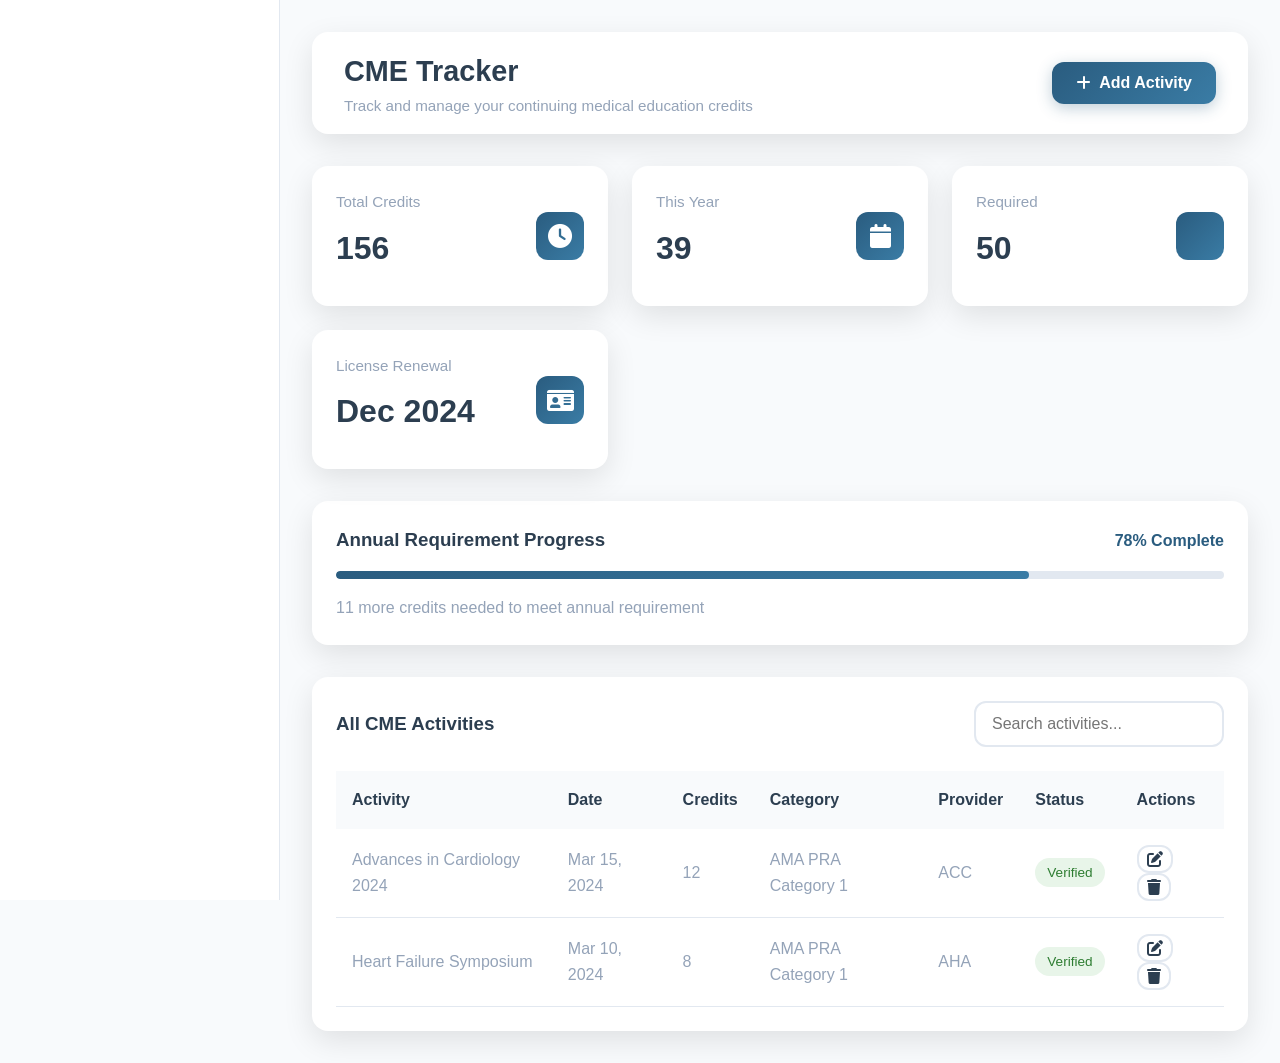
<file: cme-tracker.html>
<!DOCTYPE html>
<html lang="en">
<head>
    <meta charset="UTF-8">
    <meta name="viewport" content="width=device-width, initial-scale=1.0">
    <title>CME Tracker - HealthCareer Pro</title>
    <link rel="stylesheet" href="css/style.css">
    <link rel="stylesheet" href="https://cdnjs.cloudflare.com/ajax/libs/font-awesome/6.0.0/css/all.min.css">
</head>
<body>
    <div class="dashboard">
        <!-- Same sidebar as dashboard -->
        <aside class="sidebar">
            <!-- ... sidebar content same as dashboard ... -->
        </aside>

        <main class="main-content">
            <div class="dashboard-header">
                <div class="header-title">
                    <h1>CME Tracker</h1>
                    <p>Track and manage your continuing medical education credits</p>
                </div>
                <button class="btn btn-primary" onclick="showAddCMEForm()">
                    <i class="fas fa-plus"></i> Add Activity
                </button>
            </div>

            <!-- Stats Grid -->
            <div class="stats-grid">
                <div class="stat-card">
                    <div class="stat-info">
                        <h3>Total Credits</h3>
                        <div class="stat-number">156</div>
                    </div>
                    <div class="stat-icon">
                        <i class="fas fa-clock"></i>
                    </div>
                </div>
                <div class="stat-card">
                    <div class="stat-info">
                        <h3>This Year</h3>
                        <div class="stat-number">39</div>
                    </div>
                    <div class="stat-icon">
                        <i class="fas fa-calendar"></i>
                    </div>
                </div>
                <div class="stat-card">
                    <div class="stat-info">
                        <h3>Required</h3>
                        <div class="stat-number">50</div>
                    </div>
                    <div class="stat-icon">
                        <i class="fas fa-target"></i>
                    </div>
                </div>
                <div class="stat-card">
                    <div class="stat-info">
                        <h3>License Renewal</h3>
                        <div class="stat-number">Dec 2024</div>
                    </div>
                    <div class="stat-icon">
                        <i class="fas fa-id-card"></i>
                    </div>
                </div>
            </div>

            <!-- Progress -->
            <div class="progress-section">
                <div class="progress-header">
                    <h3>Annual Requirement Progress</h3>
                    <span class="progress-percent">78% Complete</span>
                </div>
                <div class="progress-bar">
                    <div class="progress-fill" style="width: 78%"></div>
                </div>
                <p style="margin-top: 1rem; color: var(--gray);">11 more credits needed to meet annual requirement</p>
            </div>

            <!-- Add CME Form (Hidden by default) -->
            <div id="add-cme-form" style="display: none; margin-bottom: 2rem;">
                <div class="form-card">
                    <h2 style="margin-bottom: 2rem;">Add New CME Activity</h2>
                    <form onsubmit="addCMEActivity(event)">
                        <div class="form-group">
                            <label>Activity Title</label>
                            <input type="text" class="form-control" required placeholder="e.g., Cardiology Conference 2024">
                        </div>
                        <div class="form-group">
                            <label>Date Completed</label>
                            <input type="date" class="form-control" required>
                        </div>
                        <div class="form-group">
                            <label>Credits Earned</label>
                            <input type="number" step="0.5" class="form-control" required placeholder="e.g., 12">
                        </div>
                        <div class="form-group">
                            <label>Category</label>
                            <select class="form-control">
                                <option>AMA PRA Category 1</option>
                                <option>AAFP Prescribed</option>
                                <option>Self-assessment</option>
                                <option>Other</option>
                            </select>
                        </div>
                        <div class="form-group">
                            <label>Provider</label>
                            <input type="text" class="form-control" placeholder="e.g., American College of Cardiology">
                        </div>
                        <div style="display: flex; gap: 1rem;">
                            <button type="submit" class="btn btn-primary">Save Activity</button>
                            <button type="button" class="btn btn-outline" onclick="hideAddCMEForm()">Cancel</button>
                        </div>
                    </form>
                </div>
            </div>

            <!-- Activities Table -->
            <div class="table-container">
                <div class="table-header">
                    <h3>All CME Activities</h3>
                    <div style="display: flex; gap: 1rem;">
                        <input type="text" placeholder="Search activities..." class="form-control" style="width: 250px;">
                    </div>
                </div>
                <table>
                    <thead>
                        <tr>
                            <th>Activity</th>
                            <th>Date</th>
                            <th>Credits</th>
                            <th>Category</th>
                            <th>Provider</th>
                            <th>Status</th>
                            <th>Actions</th>
                        </tr>
                    </thead>
                    <tbody>
                        <tr>
                            <td>Advances in Cardiology 2024</td>
                            <td>Mar 15, 2024</td>
                            <td>12</td>
                            <td>AMA PRA Category 1</td>
                            <td>ACC</td>
                            <td><span class="badge badge-success">Verified</span></td>
                            <td>
                                <button class="btn btn-outline" style="padding: 4px 8px;">
                                    <i class="fas fa-edit"></i>
                                </button>
                                <button class="btn btn-outline" style="padding: 4px 8px;">
                                    <i class="fas fa-trash"></i>
                                </button>
                            </td>
                        </tr>
                        <tr>
                            <td>Heart Failure Symposium</td>
                            <td>Mar 10, 2024</td>
                            <td>8</td>
                            <td>AMA PRA Category 1</td>
                            <td>AHA</td>
                            <td><span class="badge badge-success">Verified</span></td>
                            <td>
                                <button class="btn btn-outline" style="padding: 4px 8px;">
                                    <i class="fas fa-edit"></i>
                                </button>
                                <button class="btn btn-outline" style="padding: 4px 8px;">
                                    <i class="fas fa-trash"></i>
                                </button>
                            </td>
                        </tr>
                    </tbody>
                </table>
            </div>
        </main>
    </div>

    <script>
        function showAddCMEForm() {
            document.getElementById('add-cme-form').style.display = 'block';
        }

        function hideAddCMEForm() {
            document.getElementById('add-cme-form').style.display = 'none';
        }

        function addCMEActivity(event) {
            event.preventDefault();
            // Add your Supabase logic here
            alert('CME activity added successfully!');
            hideAddCMEForm();
        }
    </script>
</body>
</html>
</file>
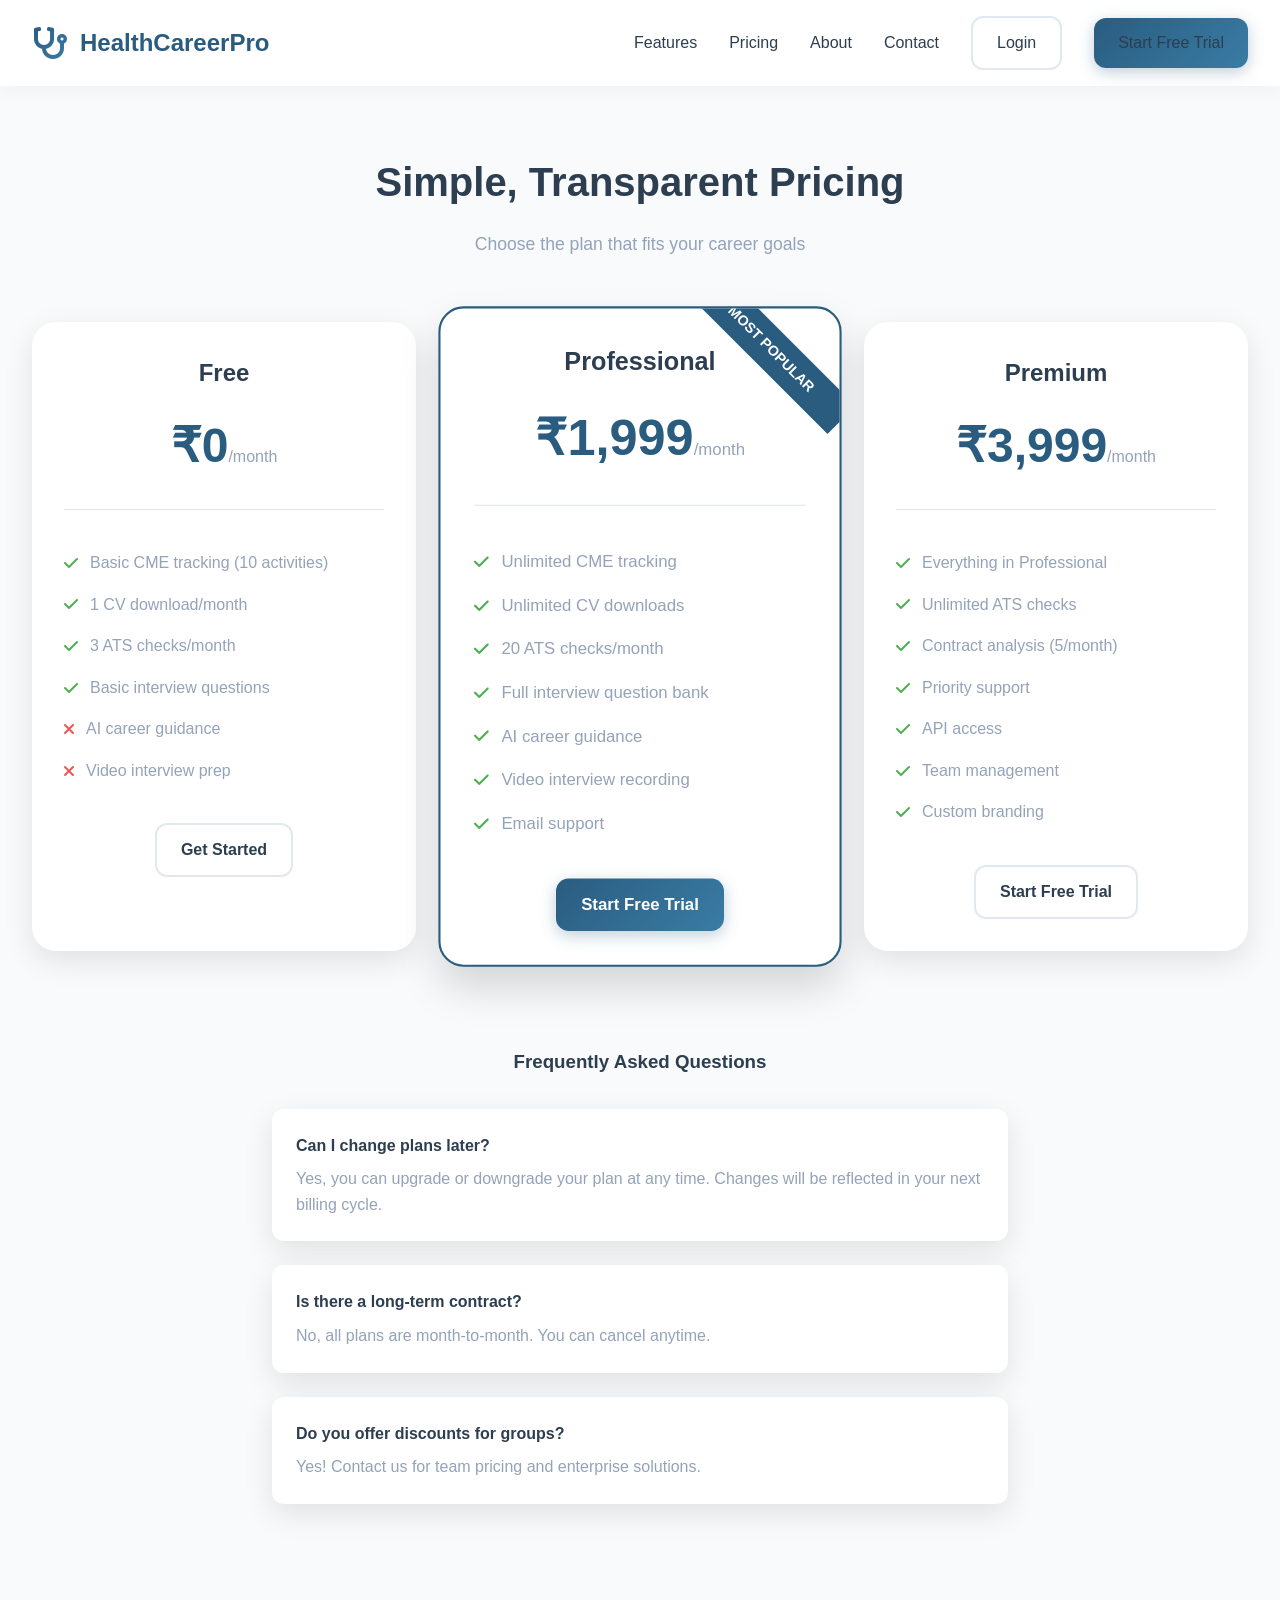
<file: pricing.html>
<!DOCTYPE html>
<html lang="en">
<head>
    <meta charset="UTF-8">
    <meta name="viewport" content="width=device-width, initial-scale=1.0">
    <title>Pricing - HealthCareer Pro</title>
    <link rel="stylesheet" href="css/style.css">
    <link rel="stylesheet" href="https://cdnjs.cloudflare.com/ajax/libs/font-awesome/6.0.0/css/all.min.css">
</head>
<body>
    <!-- Navigation -->
    <nav class="navbar">
        <div class="nav-container">
            <div class="logo">
                <i class="fas fa-stethoscope"></i>
                <span>HealthCareer<span style="color: var(--primary);">Pro</span></span>
            </div>
            <div class="nav-links">
                <a href="index.html#features">Features</a>
                <a href="pricing.html">Pricing</a>
                <a href="#about">About</a>
                <a href="#contact">Contact</a>
                <a href="login.html" class="btn btn-outline">Login</a>
                <a href="login.html?signup=true" class="btn btn-primary">Start Free Trial</a>
            </div>
        </div>
    </nav>

    <!-- Pricing Section -->
    <section class="pricing-section">
        <div class="section-header">
            <h2>Simple, Transparent Pricing</h2>
            <p>Choose the plan that fits your career goals</p>
        </div>

        <div class="pricing-grid">
            <!-- Free Plan -->
            <div class="pricing-card">
                <div class="pricing-header">
                    <h3>Free</h3>
                    <div class="price">₹0<span>/month</span></div>
                </div>
                <div class="pricing-features">
                    <ul>
                        <li><i class="fas fa-check"></i> Basic CME tracking (10 activities)</li>
                        <li><i class="fas fa-check"></i> 1 CV download/month</li>
                        <li><i class="fas fa-check"></i> 3 ATS checks/month</li>
                        <li><i class="fas fa-check"></i> Basic interview questions</li>
                        <li><i class="fas fa-times" style="color: var(--danger);"></i> AI career guidance</li>
                        <li><i class="fas fa-times" style="color: var(--danger);"></i> Video interview prep</li>
                    </ul>
                </div>
                <div class="pricing-footer">
                    <a href="login.html?signup=true" class="btn btn-outline btn-full">Get Started</a>
                </div>
            </div>

            <!-- Professional Plan (Popular) -->
            <div class="pricing-card popular">
                <div class="popular-badge">MOST POPULAR</div>
                <div class="pricing-header">
                    <h3>Professional</h3>
                    <div class="price">₹1,999<span>/month</span></div>
                </div>
                <div class="pricing-features">
                    <ul>
                        <li><i class="fas fa-check"></i> Unlimited CME tracking</li>
                        <li><i class="fas fa-check"></i> Unlimited CV downloads</li>
                        <li><i class="fas fa-check"></i> 20 ATS checks/month</li>
                        <li><i class="fas fa-check"></i> Full interview question bank</li>
                        <li><i class="fas fa-check"></i> AI career guidance</li>
                        <li><i class="fas fa-check"></i> Video interview recording</li>
                        <li><i class="fas fa-check"></i> Email support</li>
                    </ul>
                </div>
                <div class="pricing-footer">
                    <a href="login.html?plan=professional" class="btn btn-primary btn-full">Start Free Trial</a>
                </div>
            </div>

            <!-- Premium Plan -->
            <div class="pricing-card">
                <div class="pricing-header">
                    <h3>Premium</h3>
                    <div class="price">₹3,999<span>/month</span></div>
                </div>
                <div class="pricing-features">
                    <ul>
                        <li><i class="fas fa-check"></i> Everything in Professional</li>
                        <li><i class="fas fa-check"></i> Unlimited ATS checks</li>
                        <li><i class="fas fa-check"></i> Contract analysis (5/month)</li>
                        <li><i class="fas fa-check"></i> Priority support</li>
                        <li><i class="fas fa-check"></i> API access</li>
                        <li><i class="fas fa-check"></i> Team management</li>
                        <li><i class="fas fa-check"></i> Custom branding</li>
                    </ul>
                </div>
                <div class="pricing-footer">
                    <a href="login.html?plan=premium" class="btn btn-outline btn-full">Start Free Trial</a>
                </div>
            </div>
        </div>

        <!-- FAQ Section -->
        <div style="max-width: 800px; margin: 4rem auto 0; padding: 2rem;">
            <h3 style="text-align: center; margin-bottom: 2rem;">Frequently Asked Questions</h3>
            <div style="display: grid; gap: 1.5rem;">
                <div style="background: white; padding: 1.5rem; border-radius: 12px; box-shadow: var(--shadow);">
                    <h4 style="margin-bottom: 0.5rem;">Can I change plans later?</h4>
                    <p style="color: var(--gray);">Yes, you can upgrade or downgrade your plan at any time. Changes will be reflected in your next billing cycle.</p>
                </div>
                <div style="background: white; padding: 1.5rem; border-radius: 12px; box-shadow: var(--shadow);">
                    <h4 style="margin-bottom: 0.5rem;">Is there a long-term contract?</h4>
                    <p style="color: var(--gray);">No, all plans are month-to-month. You can cancel anytime.</p>
                </div>
                <div style="background: white; padding: 1.5rem; border-radius: 12px; box-shadow: var(--shadow);">
                    <h4 style="margin-bottom: 0.5rem;">Do you offer discounts for groups?</h4>
                    <p style="color: var(--gray);">Yes! Contact us for team pricing and enterprise solutions.</p>
                </div>
            </div>
        </div>
    </section>

    <script src="js/main.js"></script>
</body>
</html>
</file>
<file: css/style.css>
/* Modern Healthcare SaaS - Complete Styles */
:root {
    --primary: #2A5C7F;
    --primary-light: #3A7CA5;
    --primary-dark: #1A3F5A;
    --secondary: #4ECDC4;
    --accent: #FF6B6B;
    --success: #4CAF50;
    --warning: #FFA726;
    --danger: #EF5350;
    --dark: #2C3E50;
    --light: #F8FAFC;
    --gray: #94A3B8;
    --border: #E2E8F0;
    --shadow: 0 10px 30px rgba(0, 0, 0, 0.1);
    --shadow-lg: 0 20px 40px rgba(0, 0, 0, 0.15);
    --gradient: linear-gradient(135deg, var(--primary), var(--primary-light));
    --gradient-secondary: linear-gradient(135deg, var(--secondary), #45B7D1);
}

* {
    margin: 0;
    padding: 0;
    box-sizing: border-box;
}

body {
    font-family: 'Inter', -apple-system, BlinkMacSystemFont, 'Segoe UI', sans-serif;
    background: var(--light);
    color: var(--dark);
    line-height: 1.6;
}

/* Modern Navigation */
.navbar {
    background: rgba(255, 255, 255, 0.95);
    backdrop-filter: blur(10px);
    box-shadow: 0 2px 20px rgba(0,0,0,0.05);
    position: sticky;
    top: 0;
    z-index: 1000;
}

.nav-container {
    max-width: 1280px;
    margin: 0 auto;
    padding: 1rem 2rem;
    display: flex;
    justify-content: space-between;
    align-items: center;
}

.logo {
    display: flex;
    align-items: center;
    gap: 12px;
    font-size: 1.5rem;
    font-weight: 700;
    color: var(--primary);
}

.logo i {
    font-size: 2rem;
    background: var(--gradient);
    -webkit-background-clip: text;
    -webkit-text-fill-color: transparent;
}

.nav-links {
    display: flex;
    gap: 2rem;
    align-items: center;
}

.nav-links a {
    text-decoration: none;
    color: var(--dark);
    font-weight: 500;
    transition: all 0.3s ease;
    position: relative;
}

.nav-links a::after {
    content: '';
    position: absolute;
    bottom: -5px;
    left: 0;
    width: 0;
    height: 2px;
    background: var(--gradient);
    transition: width 0.3s ease;
}

.nav-links a:hover::after {
    width: 100%;
}

/* Buttons */
.btn {
    display: inline-flex;
    align-items: center;
    gap: 8px;
    padding: 12px 24px;
    border-radius: 12px;
    font-weight: 600;
    text-decoration: none;
    transition: all 0.3s ease;
    cursor: pointer;
    border: none;
    font-size: 1rem;
}

.btn-primary {
    background: var(--gradient);
    color: white;
    box-shadow: 0 4px 15px rgba(42, 92, 127, 0.3);
}

.btn-primary:hover {
    transform: translateY(-2px);
    box-shadow: 0 8px 25px rgba(42, 92, 127, 0.4);
}

.btn-outline {
    background: transparent;
    border: 2px solid var(--border);
    color: var(--dark);
}

.btn-outline:hover {
    border-color: var(--primary);
    color: var(--primary);
}

.btn-large {
    padding: 16px 32px;
    font-size: 1.1rem;
}

/* Hero Section */
.hero {
    min-height: 90vh;
    display: flex;
    align-items: center;
    background: linear-gradient(135deg, #F8FAFC 0%, #FFFFFF 100%);
    padding: 2rem;
}

.hero-container {
    max-width: 1280px;
    margin: 0 auto;
    display: grid;
    grid-template-columns: 1fr 1fr;
    gap: 4rem;
    align-items: center;
}

.hero-content h1 {
    font-size: 3.5rem;
    line-height: 1.2;
    margin-bottom: 1.5rem;
    background: linear-gradient(135deg, var(--primary), var(--secondary));
    -webkit-background-clip: text;
    -webkit-text-fill-color: transparent;
}

.hero-content p {
    font-size: 1.2rem;
    color: var(--gray);
    margin-bottom: 2rem;
    line-height: 1.8;
}

.hero-buttons {
    display: flex;
    gap: 1rem;
    margin-bottom: 2rem;
}

.hero-stats {
    display: flex;
    gap: 3rem;
}

.stat {
    text-align: center;
}

.stat-number {
    font-size: 2rem;
    font-weight: 700;
    color: var(--primary);
}

.stat-label {
    color: var(--gray);
    font-size: 0.9rem;
}

.hero-image {
    position: relative;
}

.hero-image img {
    width: 100%;
    border-radius: 30px;
    box-shadow: var(--shadow-lg);
    animation: float 6s ease-in-out infinite;
}

@keyframes float {
    0%, 100% { transform: translateY(0); }
    50% { transform: translateY(-20px); }
}

/* Features Section */
.features {
    padding: 6rem 2rem;
    background: white;
}

.section-header {
    text-align: center;
    max-width: 600px;
    margin: 0 auto 4rem;
}

.section-header h2 {
    font-size: 2.5rem;
    color: var(--dark);
    margin-bottom: 1rem;
}

.section-header p {
    color: var(--gray);
    font-size: 1.1rem;
}

.features-grid {
    max-width: 1280px;
    margin: 0 auto;
    display: grid;
    grid-template-columns: repeat(auto-fit, minmax(300px, 1fr));
    gap: 2rem;
}

.feature-card {
    background: white;
    border: 1px solid var(--border);
    border-radius: 24px;
    padding: 2rem;
    transition: all 0.3s ease;
    position: relative;
    overflow: hidden;
}

.feature-card::before {
    content: '';
    position: absolute;
    top: 0;
    left: 0;
    right: 0;
    height: 4px;
    background: var(--gradient);
    transform: scaleX(0);
    transition: transform 0.3s ease;
}

.feature-card:hover {
    transform: translateY(-10px);
    box-shadow: var(--shadow-lg);
}

.feature-card:hover::before {
    transform: scaleX(1);
}

.feature-icon {
    width: 60px;
    height: 60px;
    background: var(--gradient);
    border-radius: 16px;
    display: flex;
    align-items: center;
    justify-content: center;
    margin-bottom: 1.5rem;
}

.feature-icon i {
    font-size: 24px;
    color: white;
}

.feature-card h3 {
    font-size: 1.5rem;
    margin-bottom: 1rem;
}

.feature-card p {
    color: var(--gray);
    margin-bottom: 1.5rem;
}

.feature-link {
    color: var(--primary);
    text-decoration: none;
    font-weight: 600;
    display: flex;
    align-items: center;
    gap: 8px;
}

/* Dashboard Layout */
.dashboard {
    display: flex;
    min-height: 100vh;
    background: var(--light);
}

.sidebar {
    width: 280px;
    background: white;
    border-right: 1px solid var(--border);
    padding: 2rem;
    position: fixed;
    height: 100vh;
    overflow-y: auto;
}

.sidebar .logo {
    margin-bottom: 2rem;
}

.sidebar-nav {
    display: flex;
    flex-direction: column;
    gap: 0.5rem;
}

.nav-item {
    display: flex;
    align-items: center;
    gap: 12px;
    padding: 12px 16px;
    border-radius: 12px;
    color: var(--gray);
    text-decoration: none;
    transition: all 0.3s ease;
}

.nav-item i {
    width: 20px;
}

.nav-item:hover {
    background: var(--light);
    color: var(--primary);
}

.nav-item.active {
    background: var(--gradient);
    color: white;
}

.main-content {
    flex: 1;
    margin-left: 280px;
    padding: 2rem;
}

/* Dashboard Header */
.dashboard-header {
    display: flex;
    justify-content: space-between;
    align-items: center;
    margin-bottom: 2rem;
    background: white;
    padding: 1rem 2rem;
    border-radius: 16px;
    box-shadow: var(--shadow);
}

.header-title h1 {
    font-size: 1.8rem;
    color: var(--dark);
}

.header-title p {
    color: var(--gray);
    font-size: 0.95rem;
}

.user-menu {
    display: flex;
    align-items: center;
    gap: 1rem;
}

.user-info {
    text-align: right;
}

.user-name {
    font-weight: 600;
    color: var(--dark);
}

.user-role {
    font-size: 0.85rem;
    color: var(--gray);
}

.avatar {
    width: 48px;
    height: 48px;
    background: var(--gradient);
    border-radius: 50%;
    display: flex;
    align-items: center;
    justify-content: center;
    color: white;
    font-weight: 600;
    font-size: 1.2rem;
}

/* Stats Cards */
.stats-grid {
    display: grid;
    grid-template-columns: repeat(auto-fit, minmax(250px, 1fr));
    gap: 1.5rem;
    margin-bottom: 2rem;
}

.stat-card {
    background: white;
    border-radius: 16px;
    padding: 1.5rem;
    box-shadow: var(--shadow);
    display: flex;
    align-items: center;
    justify-content: space-between;
    transition: all 0.3s ease;
}

.stat-card:hover {
    transform: translateY(-5px);
    box-shadow: var(--shadow-lg);
}

.stat-info h3 {
    color: var(--gray);
    font-size: 0.95rem;
    font-weight: 500;
    margin-bottom: 0.5rem;
}

.stat-number {
    font-size: 2rem;
    font-weight: 700;
    color: var(--dark);
    margin-bottom: 0.5rem;
}

.stat-change {
    font-size: 0.85rem;
    display: flex;
    align-items: center;
    gap: 4px;
}

.stat-change.positive {
    color: var(--success);
}

.stat-change.negative {
    color: var(--danger);
}

.stat-icon {
    width: 48px;
    height: 48px;
    background: var(--gradient);
    border-radius: 12px;
    display: flex;
    align-items: center;
    justify-content: center;
}

.stat-icon i {
    font-size: 24px;
    color: white;
}

/* Progress Bar */
.progress-section {
    background: white;
    border-radius: 16px;
    padding: 1.5rem;
    margin-bottom: 2rem;
    box-shadow: var(--shadow);
}

.progress-header {
    display: flex;
    justify-content: space-between;
    align-items: center;
    margin-bottom: 1rem;
}

.progress-header h3 {
    color: var(--dark);
}

.progress-percent {
    color: var(--primary);
    font-weight: 600;
}

.progress-bar {
    height: 8px;
    background: var(--border);
    border-radius: 4px;
    overflow: hidden;
}

.progress-fill {
    height: 100%;
    background: var(--gradient);
    border-radius: 4px;
    transition: width 0.3s ease;
}

/* Tables */
.table-container {
    background: white;
    border-radius: 16px;
    padding: 1.5rem;
    box-shadow: var(--shadow);
}

.table-header {
    display: flex;
    justify-content: space-between;
    align-items: center;
    margin-bottom: 1.5rem;
}

.table-header h3 {
    color: var(--dark);
}

table {
    width: 100%;
    border-collapse: collapse;
}

th {
    text-align: left;
    padding: 1rem;
    background: var(--light);
    color: var(--dark);
    font-weight: 600;
}

td {
    padding: 1rem;
    border-bottom: 1px solid var(--border);
    color: var(--gray);
}

tr:hover td {
    background: var(--light);
}

/* Badges */
.badge {
    display: inline-block;
    padding: 4px 12px;
    border-radius: 20px;
    font-size: 0.85rem;
    font-weight: 500;
}

.badge-success {
    background: #E8F5E9;
    color: #2E7D32;
}

.badge-warning {
    background: #FFF3E0;
    color: #F57C00;
}

.badge-danger {
    background: #FFEBEE;
    color: #C62828;
}

.badge-info {
    background: #E3F2FD;
    color: #1565C0;
}

/* Forms */
.form-card {
    background: white;
    border-radius: 16px;
    padding: 2rem;
    box-shadow: var(--shadow);
    max-width: 600px;
    margin: 0 auto;
}

.form-group {
    margin-bottom: 1.5rem;
}

.form-group label {
    display: block;
    margin-bottom: 0.5rem;
    font-weight: 500;
    color: var(--dark);
}

.form-control {
    width: 100%;
    padding: 12px 16px;
    border: 2px solid var(--border);
    border-radius: 12px;
    font-size: 1rem;
    transition: all 0.3s ease;
}

.form-control:focus {
    outline: none;
    border-color: var(--primary);
    box-shadow: 0 0 0 4px rgba(42, 92, 127, 0.1);
}

/* Pricing Cards */
.pricing-section {
    padding: 4rem 2rem;
    background: var(--light);
}

.pricing-grid {
    max-width: 1280px;
    margin: 0 auto;
    display: grid;
    grid-template-columns: repeat(auto-fit, minmax(300px, 1fr));
    gap: 2rem;
}

.pricing-card {
    background: white;
    border-radius: 24px;
    padding: 2rem;
    box-shadow: var(--shadow);
    transition: all 0.3s ease;
    position: relative;
    overflow: hidden;
}

.pricing-card.popular {
    transform: scale(1.05);
    border: 2px solid var(--primary);
    box-shadow: var(--shadow-lg);
}

.popular-badge {
    position: absolute;
    top: 20px;
    right: -30px;
    background: var(--primary);
    color: white;
    padding: 8px 40px;
    transform: rotate(45deg);
    font-size: 0.85rem;
    font-weight: 600;
}

.pricing-header {
    text-align: center;
    padding-bottom: 1.5rem;
    border-bottom: 1px solid var(--border);
}

.pricing-header h3 {
    font-size: 1.5rem;
    color: var(--dark);
    margin-bottom: 1rem;
}

.price {
    font-size: 3rem;
    font-weight: 700;
    color: var(--primary);
}

.price span {
    font-size: 1rem;
    color: var(--gray);
    font-weight: 400;
}

.pricing-features {
    padding: 2rem 0;
}

.pricing-features ul {
    list-style: none;
}

.pricing-features li {
    display: flex;
    align-items: center;
    gap: 12px;
    padding: 0.5rem 0;
    color: var(--gray);
}

.pricing-features i {
    color: var(--success);
}

.pricing-footer {
    text-align: center;
}

/* Interview Prep Cards */
.interview-cards {
    display: grid;
    grid-template-columns: repeat(auto-fit, minmax(350px, 1fr));
    gap: 1.5rem;
    margin-top: 2rem;
}

.interview-card {
    background: white;
    border-radius: 16px;
    padding: 1.5rem;
    box-shadow: var(--shadow);
    transition: all 0.3s ease;
}

.interview-card:hover {
    transform: translateY(-5px);
    box-shadow: var(--shadow-lg);
}

.card-category {
    display: inline-block;
    padding: 4px 12px;
    background: var(--light);
    border-radius: 20px;
    font-size: 0.85rem;
    color: var(--primary);
    margin-bottom: 1rem;
}

.card-question {
    font-size: 1.2rem;
    font-weight: 600;
    color: var(--dark);
    margin-bottom: 1rem;
    line-height: 1.4;
}

.card-actions {
    display: flex;
    gap: 1rem;
    margin-top: 1.5rem;
}

/* Responsive Design */
@media (max-width: 1024px) {
    .hero-container {
        grid-template-columns: 1fr;
        text-align: center;
    }
    
    .hero-buttons {
        justify-content: center;
    }
    
    .hero-stats {
        justify-content: center;
    }
    
    .sidebar {
        transform: translateX(-100%);
        transition: transform 0.3s ease;
    }
    
    .sidebar.open {
        transform: translateX(0);
    }
    
    .main-content {
        margin-left: 0;
    }
}

@media (max-width: 768px) {
    .nav-links {
        display: none;
    }
    
    .stats-grid {
        grid-template-columns: 1fr;
    }
    
    .pricing-card.popular {
        transform: scale(1);
    }
}

/* Animations */
@keyframes slideIn {
    from {
        opacity: 0;
        transform: translateY(20px);
    }
    to {
        opacity: 1;
        transform: translateY(0);
    }
}

.fade-in {
    animation: slideIn 0.5s ease forwards;
}

/* Loader */
.loader {
    position: fixed;
    top: 0;
    left: 0;
    right: 0;
    bottom: 0;
    background: rgba(255, 255, 255, 0.9);
    display: flex;
    align-items: center;
    justify-content: center;
    z-index: 9999;
}

.spinner {
    width: 50px;
    height: 50px;
    border: 3px solid var(--border);
    border-top-color: var(--primary);
    border-radius: 50%;
    animation: spin 1s linear infinite;
}

@keyframes spin {
    to { transform: rotate(360deg); }
}

/* Toast Notifications */
.toast {
    position: fixed;
    bottom: 20px;
    right: 20px;
    background: white;
    border-radius: 12px;
    padding: 1rem 1.5rem;
    box-shadow: var(--shadow-lg);
    display: flex;
    align-items: center;
    gap: 12px;
    animation: slideInRight 0.3s ease;
    z-index: 10000;
}

.toast-success {
    border-left: 4px solid var(--success);
}

.toast-error {
    border-left: 4px solid var(--danger);
}

@keyframes slideInRight {
    from {
        opacity: 0;
        transform: translateX(100%);
    }
    to {
        opacity: 1;
        transform: translateX(0);
    }
}
</file>
